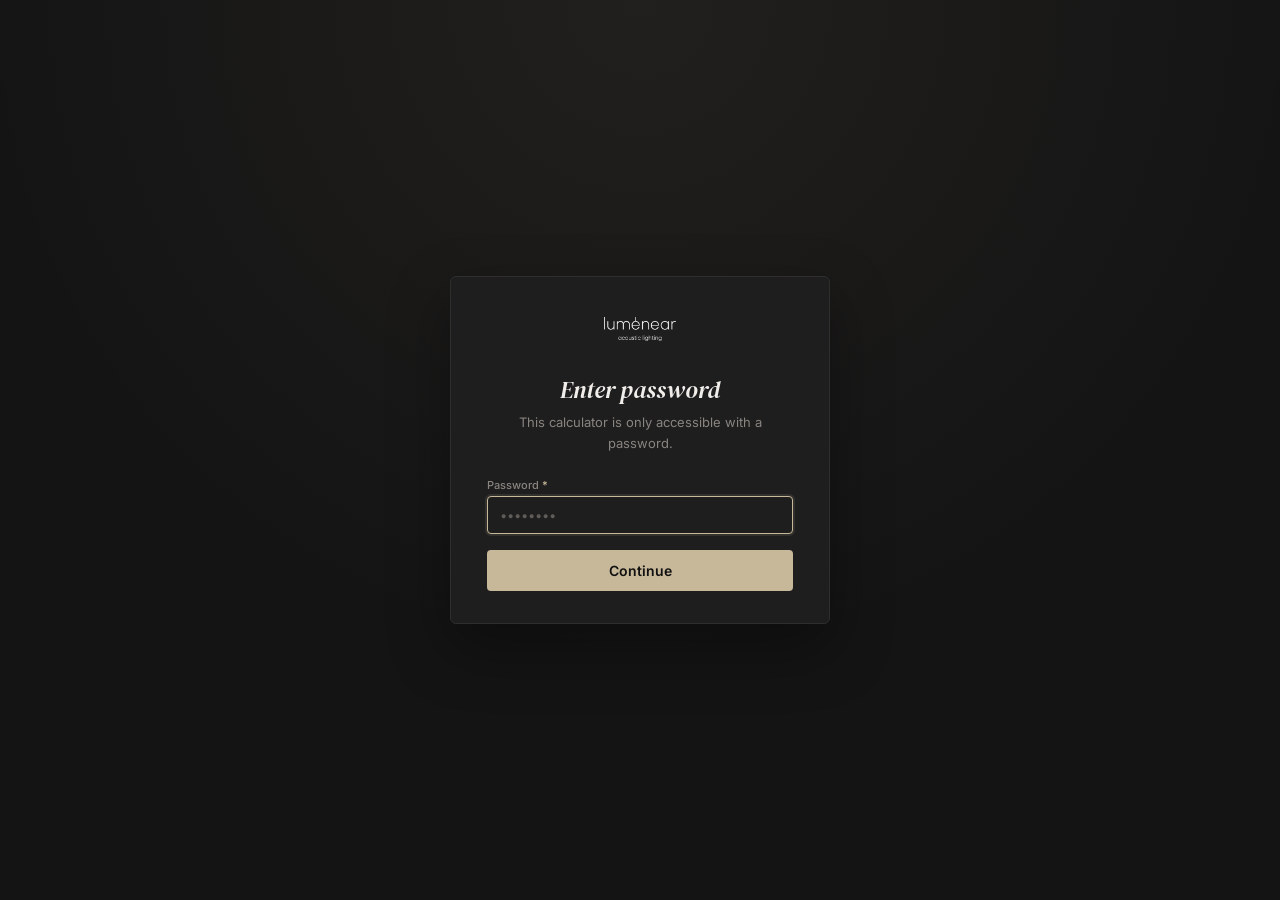
<file: app/index.html>
<!DOCTYPE html>
<html lang="en">
<head>
<meta charset="UTF-8">
<meta name="viewport" content="width=device-width, initial-scale=1.0">
<title>Lumenear — Acoustic Calculator</title>
<meta name="description" content="Calculate the RT60 reverberation time of a room and the acoustic effect of Lumenear fixtures. Includes a downloadable advisory report.">
<link rel="icon" href="data:image/svg+xml,%3Csvg xmlns='http://www.w3.org/2000/svg' viewBox='0 0 32 32'%3E%3Crect width='32' height='32' rx='7' fill='%23141414'/%3E%3Ccircle cx='16' cy='16' r='7' fill='none' stroke='%23C8B89A' stroke-width='2.5'/%3E%3Ccircle cx='16' cy='16' r='2' fill='%23C8B89A'/%3E%3C/svg%3E">
<meta property="og:type" content="website">
<meta property="og:title" content="Lumenear — Acoustic Calculator">
<meta property="og:description" content="See how Lumenear fixtures improve a room's reverberation time, with a shareable advisory report.">
<link rel="stylesheet" href="styles.css">
<link rel="stylesheet" href="result-styles.css">
<link rel="stylesheet" href="kit-styles.css">
<link rel="stylesheet" href="auth-styles.css">
<script src="vendor/react.production.min.js"></script>
<script src="vendor/react-dom.production.min.js"></script>
<script src="vendor/babel.min.js"></script>
<script src="vendor/jspdf.umd.min.js"></script>
<script src="data.js"></script>
<script src="product-specs.js"></script>
<script src="auth.js"></script>
<script src="report-pdf.js"></script>
</head>
<body>

<!-- Mobile gate — shown only on phones (pure CSS, renders before React) -->
<div id="mobile-gate">
  <div class="mg-inner">
    <img src="img/lumenear-logo.png" alt="Lumenear" class="mg-logo">
    <h1 class="mg-title">Best viewed on desktop</h1>
    <p class="mg-text">The acoustic calculator needs a larger screen to work properly. Please open <b>calculator.lumenear.com</b> on a desktop or tablet.</p>
  </div>
</div>

<!-- Hidden static form so Netlify detects and provisions the "quote" form -->
<form name="quote" data-netlify="true" netlify-honeypot="bot-field" hidden>
  <input type="text" name="name">
  <input type="email" name="email">
  <input type="text" name="company">
  <textarea name="message"></textarea>
  <input type="text" name="details">
  <input type="text" name="bot-field">
</form>

<div id="root"></div>
<script type="text/babel" src="kit-components.jsx"></script>
<script type="text/babel" src="ui-components.jsx"></script>
<script type="text/babel" src="auth-components.jsx"></script>
<script type="text/babel" src="quote-flow.jsx"></script>
<script type="text/babel" src="result-components.jsx"></script>
<script type="text/babel" src="calculator-app.jsx"></script>
</body>
</html>
</file>
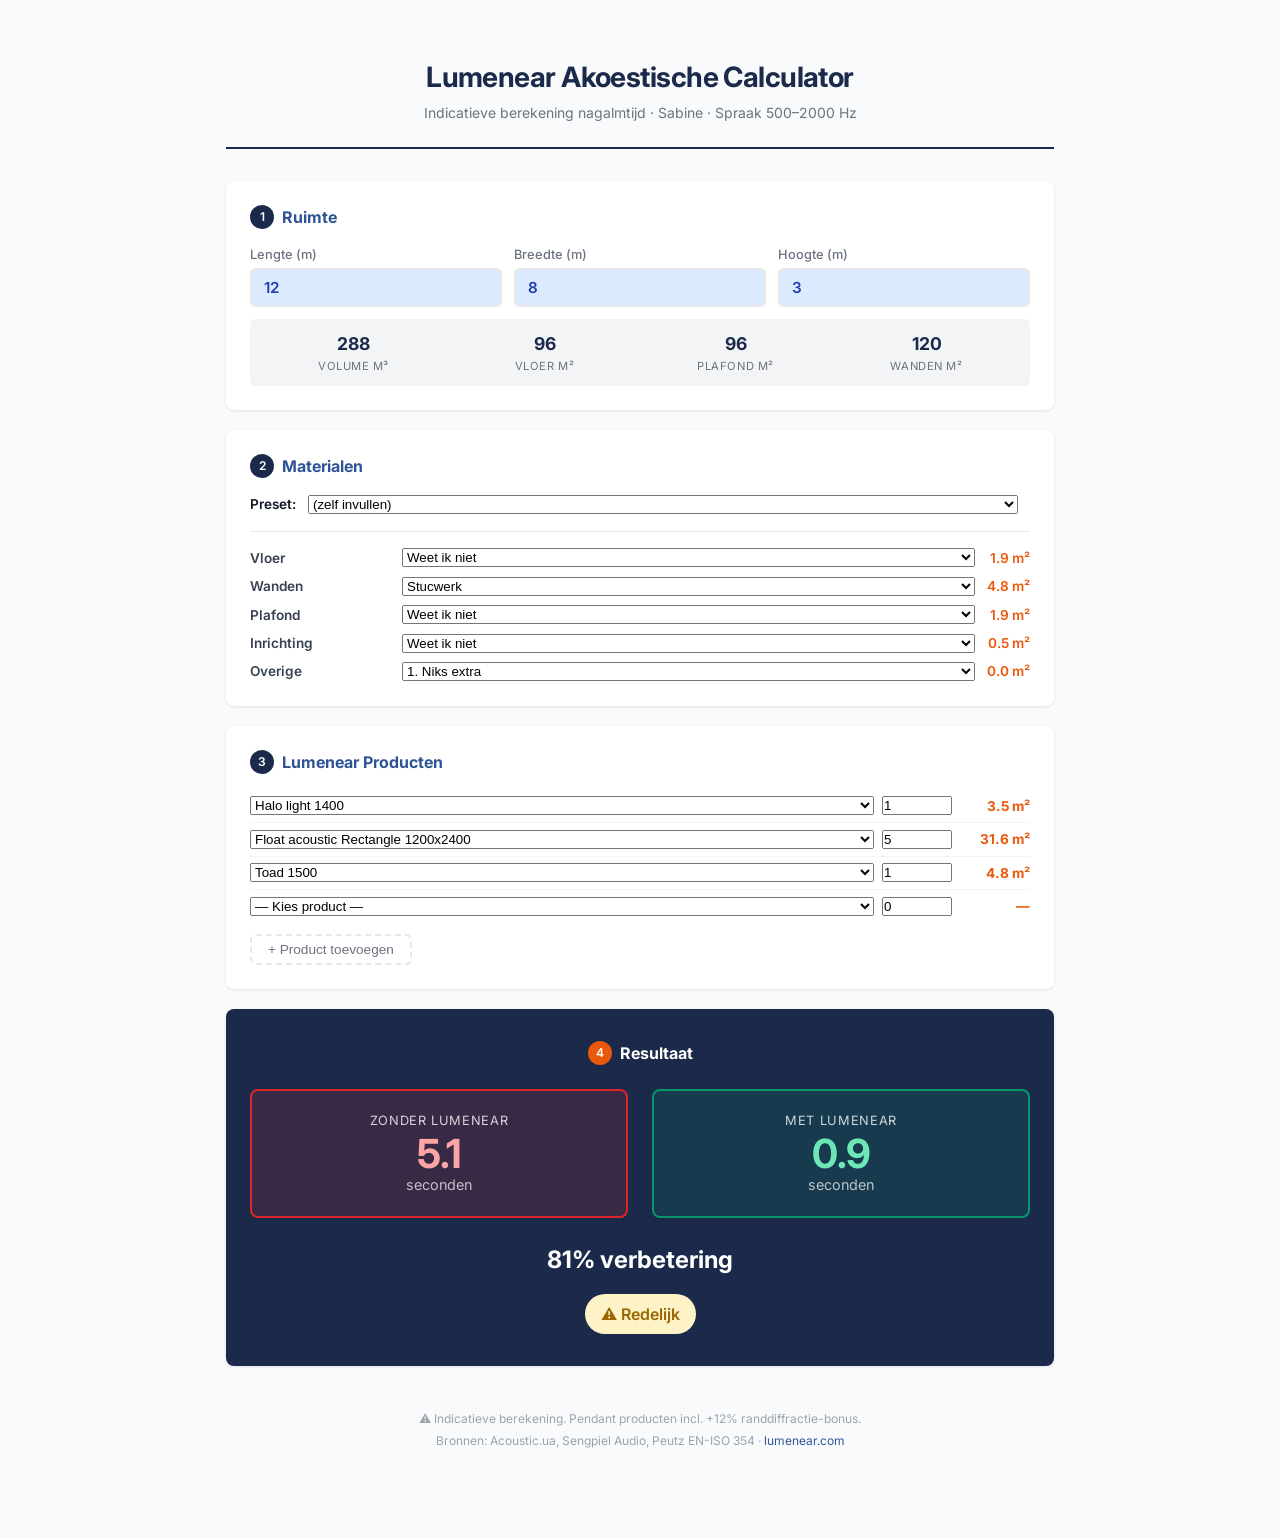
<file: lumenear-calculator/index.html>
<!DOCTYPE html>
<html lang="nl">
<head>
<meta charset="UTF-8">
<meta name="viewport" content="width=device-width, initial-scale=1.0">
<title>Lumenear Akoestische Calculator</title>
<meta name="description" content="Bereken de nagalmtijd van uw ruimte en ontdek het akoestische effect van Lumenear producten.">
<link rel="preconnect" href="https://fonts.googleapis.com">
<link href="https://fonts.googleapis.com/css2?family=Inter:wght@400;500;600;700&display=swap" rel="stylesheet">
<style>
*, *::before, *::after { box-sizing: border-box; margin: 0; padding: 0; }

:root {
  --dark: #1B2A4A;
  --med: #2F5496;
  --accent: #EA580C;
  --green: #059669;
  --green-dark: #166534;
  --green-light: #DCFCE7;
  --red: #DC2626;
  --red-light: #FEE2E2;
  --amber: #9A6700;
  --orange: #EA580C;
  --orange-light: #FFF7ED;
  --input-bg: #DBEAFE;
  --input-c: #1E40AF;
  --gray-50: #F9FAFB;
  --gray-100: #F3F4F6;
  --gray-200: #E5E7EB;
  --gray-400: #9CA3AF;
  --gray-500: #6B7280;
  --gray-700: #374151;
  --gray-900: #111827;
  --radius: 8px;
  --shadow: 0 1px 3px rgba(0,0,0,0.1);
  --shadow-lg: 0 4px 12px rgba(0,0,0,0.1);
}

body {
  font-family: 'Inter', -apple-system, sans-serif;
  background: var(--gray-50);
  color: var(--gray-900);
  line-height: 1.5;
  min-height: 100vh;
}

.container {
  max-width: 860px;
  margin: 0 auto;
  padding: 24px 16px 64px;
}

header {
  text-align: center;
  padding: 32px 0 24px;
  border-bottom: 2px solid var(--dark);
  margin-bottom: 32px;
}

header h1 {
  font-size: 1.75rem;
  font-weight: 700;
  color: var(--dark);
  letter-spacing: -0.02em;
}

header p {
  color: var(--gray-500);
  font-size: 0.875rem;
  margin-top: 4px;
}

.section {
  background: #fff;
  border-radius: var(--radius);
  box-shadow: var(--shadow);
  padding: 24px;
  margin-bottom: 20px;
}

.section-title {
  font-size: 1rem;
  font-weight: 700;
  color: var(--med);
  margin-bottom: 16px;
  display: flex;
  align-items: center;
  gap: 8px;
}

.section-title .num {
  background: var(--dark);
  color: #fff;
  width: 24px;
  height: 24px;
  border-radius: 50%;
  display: flex;
  align-items: center;
  justify-content: center;
  font-size: 0.75rem;
  font-weight: 600;
  flex-shrink: 0;
}

.grid-3 {
  display: grid;
  grid-template-columns: repeat(3, 1fr);
  gap: 12px;
}

.grid-2 {
  display: grid;
  grid-template-columns: 1fr 1fr;
  gap: 12px;
}

@media (max-width: 600px) {
  .grid-3 { grid-template-columns: 1fr; }
  .grid-2 { grid-template-columns: 1fr; }
}

.field label {
  display: block;
  font-size: 0.8rem;
  font-weight: 500;
  color: var(--gray-500);
  margin-bottom: 4px;
}

.field input, .field select {
  width: 100%;
  padding: 8px 12px;
  border: 2px solid var(--gray-200);
  border-radius: 6px;
  font-size: 0.95rem;
  font-family: inherit;
  transition: border-color 0.15s;
  background: #fff;
}

.field input:focus, .field select:focus {
  outline: none;
  border-color: var(--input-c);
  box-shadow: 0 0 0 3px rgba(30,64,175,0.1);
}

.field input[type="number"] {
  background: var(--input-bg);
  font-weight: 600;
  color: var(--input-c);
}

.computed-values {
  display: grid;
  grid-template-columns: repeat(4, 1fr);
  gap: 8px;
  margin-top: 12px;
  padding: 12px;
  background: var(--gray-100);
  border-radius: 6px;
}

@media (max-width: 600px) {
  .computed-values { grid-template-columns: repeat(2, 1fr); }
}

.computed-values .cv {
  text-align: center;
}

.computed-values .cv-val {
  font-size: 1.1rem;
  font-weight: 700;
  color: var(--dark);
}

.computed-values .cv-label {
  font-size: 0.7rem;
  color: var(--gray-500);
  text-transform: uppercase;
  letter-spacing: 0.05em;
}

.mat-grid {
  display: grid;
  grid-template-columns: 140px 1fr auto;
  gap: 8px 12px;
  align-items: center;
}

@media (max-width: 600px) {
  .mat-grid { grid-template-columns: 1fr; }
}

.mat-grid .mat-label {
  font-size: 0.85rem;
  font-weight: 600;
  color: var(--gray-700);
}

.mat-grid .mat-abs {
  font-size: 0.85rem;
  font-weight: 600;
  color: var(--accent);
  text-align: right;
  white-space: nowrap;
}

.preset-row {
  display: flex;
  gap: 12px;
  align-items: center;
  margin-bottom: 16px;
  padding-bottom: 16px;
  border-bottom: 1px solid var(--gray-200);
}

.preset-row select { flex: 1; }

.preset-norm {
  font-size: 0.85rem;
  font-weight: 600;
  color: var(--accent);
  white-space: nowrap;
}

.product-row {
  display: grid;
  grid-template-columns: 1fr 70px auto;
  gap: 8px;
  align-items: center;
  padding: 6px 0;
  border-bottom: 1px solid var(--gray-100);
}

@media (max-width: 600px) {
  .product-row { grid-template-columns: 1fr 60px auto; }
}

.product-row:last-child { border-bottom: none; }

.product-row .p-aeq {
  font-size: 0.85rem;
  font-weight: 700;
  color: var(--accent);
  text-align: right;
  min-width: 70px;
}

.result-box {
  background: var(--dark);
  border-radius: var(--radius);
  padding: 32px 24px;
  color: #fff;
  text-align: center;
}

.result-grid {
  display: grid;
  grid-template-columns: 1fr 1fr;
  gap: 24px;
  margin: 24px 0;
}

@media (max-width: 600px) {
  .result-grid { grid-template-columns: 1fr; }
}

.result-card {
  padding: 20px;
  border-radius: var(--radius);
  text-align: center;
}

.result-card.without {
  background: rgba(220,38,38,0.15);
  border: 2px solid var(--red);
}

.result-card.with {
  background: rgba(5,150,105,0.15);
  border: 2px solid var(--green);
}

.result-card .rc-label {
  font-size: 0.8rem;
  opacity: 0.8;
  text-transform: uppercase;
  letter-spacing: 0.05em;
  margin-bottom: 4px;
}

.result-card .rc-val {
  font-size: 2.5rem;
  font-weight: 700;
  line-height: 1;
}

.result-card.without .rc-val { color: #FCA5A5; }
.result-card.with .rc-val { color: #6EE7B7; }

.result-card .rc-unit {
  font-size: 0.9rem;
  opacity: 0.7;
}

.improvement {
  font-size: 1.5rem;
  font-weight: 700;
  margin: 16px 0 8px;
}

.rating {
  font-size: 1rem;
  font-weight: 600;
  padding: 8px 16px;
  border-radius: 20px;
  display: inline-block;
  margin-top: 8px;
}

.rating.excellent { background: var(--green-dark); color: #fff; }
.rating.good { background: var(--green); color: #fff; }
.rating.fair { background: #FEF3C7; color: var(--amber); }
.rating.moderate { background: var(--orange-light); color: var(--orange); }
.rating.poor { background: var(--red-light); color: var(--red); }
.rating.bad { background: var(--red); color: #fff; }

footer {
  text-align: center;
  padding: 24px;
  font-size: 0.75rem;
  color: var(--gray-400);
}

footer a { color: var(--med); text-decoration: none; }
</style>
</head>
<body>
<div class="container">
  <header>
    <h1>Lumenear Akoestische Calculator</h1>
    <p>Indicatieve berekening nagalmtijd &middot; Sabine &middot; Spraak 500–2000 Hz</p>
  </header>

  <!-- ① RUIMTE -->
  <div class="section">
    <div class="section-title"><span class="num">1</span> Ruimte</div>
    <div class="grid-3">
      <div class="field"><label>Lengte (m)</label><input type="number" id="length" value="12" step="0.1" min="1"></div>
      <div class="field"><label>Breedte (m)</label><input type="number" id="width" value="8" step="0.1" min="1"></div>
      <div class="field"><label>Hoogte (m)</label><input type="number" id="height" value="3" step="0.1" min="1"></div>
    </div>
    <div class="computed-values">
      <div class="cv"><div class="cv-val" id="cv-vol">288</div><div class="cv-label">Volume m³</div></div>
      <div class="cv"><div class="cv-val" id="cv-floor">96</div><div class="cv-label">Vloer m²</div></div>
      <div class="cv"><div class="cv-val" id="cv-ceil">96</div><div class="cv-label">Plafond m²</div></div>
      <div class="cv"><div class="cv-val" id="cv-wall">120</div><div class="cv-label">Wanden m²</div></div>
    </div>
  </div>

  <!-- ② MATERIALEN -->
  <div class="section">
    <div class="section-title"><span class="num">2</span> Materialen</div>
    <div class="preset-row">
      <label style="font-size:0.85rem;font-weight:600;white-space:nowrap">Preset:</label>
      <select id="preset"></select>
      <span class="preset-norm" id="preset-norm"></span>
    </div>
    <div class="mat-grid" id="mat-grid"></div>
  </div>

  <!-- ③ PRODUCTEN -->
  <div class="section">
    <div class="section-title"><span class="num">3</span> Lumenear Producten</div>
    <div id="product-rows"></div>
    <button onclick="addProductRow()" style="margin-top:12px;padding:6px 16px;border:2px dashed var(--gray-200);border-radius:6px;background:none;cursor:pointer;color:var(--gray-500);font-size:0.85rem">+ Product toevoegen</button>
  </div>

  <!-- ④ RESULTAAT -->
  <div class="section result-box" id="result-box">
    <div class="section-title" style="color:#fff;justify-content:center"><span class="num" style="background:var(--accent)">4</span> Resultaat</div>
    <div class="result-grid">
      <div class="result-card without">
        <div class="rc-label">Zonder Lumenear</div>
        <div class="rc-val" id="rt-without">—</div>
        <div class="rc-unit">seconden</div>
      </div>
      <div class="result-card with">
        <div class="rc-label">Met Lumenear</div>
        <div class="rc-val" id="rt-with">—</div>
        <div class="rc-unit">seconden</div>
      </div>
    </div>
    <div class="improvement" id="improvement"></div>
    <div class="rating" id="rating"></div>
  </div>

  <footer>
    <p>⚠ Indicatieve berekening. Pendant producten incl. +12% randdiffractie-bonus.</p>
    <p style="margin-top:4px">Bronnen: Acoustic.ua, Sengpiel Audio, Peutz EN-ISO 354 &middot; <a href="https://lumenear.com" target="_blank">lumenear.com</a></p>
  </footer>
</div>

<script>
// ══════════════════════════════════════════════════════
// MATERIAALDATA V4 — Brongebaseerd
// [name, speech_alpha] for factor-based, or [name, a125,a250,a500,a1k,a2k,a4k] for alpha-based
// ══════════════════════════════════════════════════════

const FLOORS = [
  {n:"Weet ik niet", s:0.02},
  {n:"Harde vloer (beton/tegels)", s:0.02},
  {n:"Linoleum / vinyl / PVC", s:0.04},
  {n:"Parquet / laminaat", s:0.06},
  {n:"Dun tapijt", s:0.37},
  {n:"Dik tapijt (+ ondervloer)", s:0.66},
];

const WALLS = [
  {n:"Beton / steen", s:0.02},
  {n:"Tegels / natuursteen", s:0.01},
  {n:"Stucwerk", s:0.04},
  {n:"Gipsplaat (standaard)", s:0.05},
  {n:"Gipsplaat + isolatie", s:0.07},
  {n:"Houten panelen", s:0.08},
  {n:"Gips + weinig glas (~25%)", s:0.05},
  {n:"Gips + veel glas (~50%)", s:0.05},
  {n:"Overwegend glas (~75%)", s:0.03},
  {n:"Glazen systeemwand", s:0.03},
  {n:"Zachte wandbekleding", s:0.30},
  {n:"Akoestische wandpanelen", s:0.45},
];

const CEILINGS = [
  {n:"Weet ik niet", s:0.02},
  {n:"Betonplafond", s:0.02},
  {n:"Gipsplafond (dicht)", s:0.05},
  {n:"Houten plafond", s:0.08},
  {n:"Metalen plafond (dicht)", s:0.06},
  {n:"Metalen plafond (geperforeerd)", s:0.48},
  {n:"Open plafond (installaties)", s:0.06},
  {n:"Systeemplafond (oud/dun)", s:0.42},
  {n:"Systeemplafond (standaard)", s:0.65},
  {n:"Systeemplafond (hoog absorberend)", s:0.92},
];

const FURNITURE = [
  {n:"Weet ik niet", f:0.005},
  {n:"Leeg / weinig meubels", f:0.005},
  {n:"Kantoor - bureaus+stoelen", f:0.08},
  {n:"Kantoor - volledig ingericht", f:0.10},
  {n:"Vergaderruimte", f:0.06},
  {n:"Restaurant / horeca", f:0.05},
  {n:"Lounge / gestoffeerd", f:0.12},
  {n:"Retail / winkel", f:0.03},
  {n:"Onderwijs / school", f:0.06},
  {n:"Zorg / medisch", f:0.04},
];

const OTHER = [
  {n:"1. Niks extra", f:0.00},
  {n:"2. Alleen planten", f:0.01},
  {n:"3. Dunne gordijnen", f:0.02},
  {n:"4. Losse tapijten", f:0.03},
  {n:"5. Raamdecoratie", f:0.04},
  {n:"6. Zware gordijnen", f:0.05},
  {n:"7. Bureauschermen", f:0.06},
  {n:"8. Gordijnen + tapijten", f:0.07},
  {n:"9. Schermen + gordijnen", f:0.09},
  {n:"10. Schermen + panelen", f:0.11},
  {n:"11. Roomdividers", f:0.14},
  {n:"12. Compleet pakket", f:0.18},
];

const PRESETS = [
  {n:"(zelf invullen)", fl:"", wa:"", pl:"", inr:"", ov:"", norm:0.8},
  {n:"Kantoor (open plan)", fl:"Linoleum / vinyl / PVC", wa:"Gipsplaat + isolatie", pl:"Systeemplafond (standaard)", inr:"Kantoor - bureaus+stoelen", ov:"7. Bureauschermen", norm:0.6},
  {n:"Kantoor (celkantoor)", fl:"Dun tapijt", wa:"Gipsplaat + isolatie", pl:"Systeemplafond (standaard)", inr:"Kantoor - bureaus+stoelen", ov:"2. Alleen planten", norm:0.8},
  {n:"Vergaderruimte", fl:"Dun tapijt", wa:"Gipsplaat + isolatie", pl:"Gipsplafond (dicht)", inr:"Vergaderruimte", ov:"4. Losse tapijten", norm:0.6},
  {n:"Restaurant / cafe", fl:"Harde vloer (beton/tegels)", wa:"Stucwerk", pl:"Open plafond (installaties)", inr:"Restaurant / horeca", ov:"1. Niks extra", norm:1.0},
  {n:"Lobby / receptie", fl:"Harde vloer (beton/tegels)", wa:"Overwegend glas (~75%)", pl:"Betonplafond", inr:"Lounge / gestoffeerd", ov:"2. Alleen planten", norm:1.0},
  {n:"Klaslokaal", fl:"Linoleum / vinyl / PVC", wa:"Gipsplaat (standaard)", pl:"Systeemplafond (oud/dun)", inr:"Onderwijs / school", ov:"1. Niks extra", norm:0.8},
  {n:"Zorginstelling", fl:"Linoleum / vinyl / PVC", wa:"Gipsplaat + isolatie", pl:"Systeemplafond (standaard)", inr:"Zorg / medisch", ov:"3. Dunne gordijnen", norm:0.8},
  {n:"Retail / winkel", fl:"Harde vloer (beton/tegels)", wa:"Glazen systeemwand", pl:"Open plafond (installaties)", inr:"Retail / winkel", ov:"1. Niks extra", norm:1.0},
];

// 89 Lumenear producten: [name, aeq_per_unit]
const PRODUCTS = [
  ["Nova light 1200",1.18],["Nova light 1800",2.17],["Nova light 2800",7.9],
  ["Nova acoustic 1200",1.18],["Nova acoustic 1800",2.17],["Nova acoustic 2800",7.9],
  ["Toad 750",1.09],["Toad 1000",1.79],["Toad 1500",4.85],["Toad Oval 1750",1.09],
  ["Float downlight 800",0.89],["Float downlight 1200",2],
  ["Float ringlight 800",0.89],["Float ringlight 1200",2],
  ["Float Oval downlight 1200",1.34],["Float Oval downlight 2000",2.78],
  ["Float Rectangle downlight 1200x1200",2.55],["Float Rectangle light 1200x2400",5.1],["Float Rectangle light 600x2400",2.55],
  ["Float acoustic round 800",1.08],["Float acoustic round 1200",2.4],
  ["Float acoustic Oval 1200",1.66],["Float acoustic Oval 2000",3.45],
  ["Float acoustic Rectangle 1200x1200",3.16],["Float acoustic Rectangle 1200x2400",6.32],["Float acoustic Rectangle 600x2400",3.16],
  ["Blaze 550",1.09],["Blaze 800",1.79],["Blaze 1200",4.85],
  ["Halo light 700",0.9],["Halo light 1000",1.81],["Halo light 1400",3.45],
  ["Halo acoustic 700",0.9],["Halo acoustic 1000",1.81],["Halo acoustic 1400",3.45],
  ["Line light 1290",0.43],["Line light 2520",0.84],["Line acoustic 1290",0.43],["Line acoustic 2520",0.84],
  ["Breeze 800",0.96],["Breeze 1000",1.89],
  ["Orbit 800",0.59],["Orbit 1200",1.29],
  ["Column light 1600",0.86],["Column light 2000",1.02],["Column Wall light 1600",0.77],
  ["Column acoustic 1600",0.86],["Column acoustic 2000",1.02],
  ["Wing light",0.75],
  ["Cloud light round 1200",1.39],["Cloud light oval 2400x1200",2.71],["Cloud light round XL 2400",5.95],
  ["Cloud acoustic round 1200",1.39],["Cloud acoustic oval 2400x1200",2.71],["Cloud acoustic round XL 2400",5.95],
  ["Cone 750",0.5],["Cone 1000",0.78],
  ["Sliced 800",0.47],
  ["Bold acoustic 1200x1200",2.85],
  ["Twist low",0.23],["Twist mid",0.23],["Twist high",0.23],
  ["Twist XL low",0.66],["Twist XL mid",0.66],["Twist XL high",0.66],
  ["Twist Floor light",2.71],
  ["Macaron light pendant 450",0.38],["Macaron light pendant 600",0.69],["Macaron light pendant 800",1.22],
  ["Macaron acoustic pendant 450",0.38],["Macaron acoustic pendant 600",0.69],["Macaron acoustic pendant 800",1.22],
  ["Macaron light wall 450",0.14],["Macaron light wall 600",0.25],["Macaron light wall 800",0.45],
  ["Macaron acoustic wall 450",0.14],["Macaron acoustic wall 600",0.25],["Macaron acoustic wall 800",0.45],
  ["Blooom standard",0.66],
  ["Edge acoustic",0.65],["Edge XL acoustic",1.45],
  ["JoJo 600",0.32],["JoJo 800",0.55],
  ["Drop standard",0.48],["Cage oval",0.6],["Podge standard",0.48],
  ["Spott standard",0.26],["Spott XL",0.63],
  ["Pyknic floor",2.78],
].sort((a,b) => a[0].localeCompare(b[0]));

// ══════════════════════════════════════════════════════
// CALCULATOR LOGIC
// ══════════════════════════════════════════════════════

const $ = id => document.getElementById(id);
let productCount = 4;

function dims() {
  const l = +$('length').value || 0, w = +$('width').value || 0, h = +$('height').value || 0;
  return { l, w, h, vol: l*w*h, floor: l*w, ceil: l*w, wall: 2*(l*h)+2*(w*h) };
}

function getSelectedSpeech(selectEl, dataset) {
  const v = selectEl.value;
  const item = dataset.find(d => d.n === v);
  return item ? (item.s !== undefined ? item.s : item.f) : 0;
}

function calculate() {
  const d = dims();
  $('cv-vol').textContent = d.vol.toFixed(0);
  $('cv-floor').textContent = d.floor.toFixed(0);
  $('cv-ceil').textContent = d.ceil.toFixed(0);
  $('cv-wall').textContent = d.wall.toFixed(0);

  // Material absorption
  const flSpeech = getSelectedSpeech($('sel-floor'), FLOORS);
  const waSpeech = getSelectedSpeech($('sel-walls'), WALLS);
  const plSpeech = getSelectedSpeech($('sel-ceil'), CEILINGS);
  const inFactor = getSelectedSpeech($('sel-furn'), FURNITURE);
  const ovFactor = getSelectedSpeech($('sel-other'), OTHER);

  const aFloor = flSpeech * d.floor;
  const aWall = waSpeech * d.wall;
  const aCeil = plSpeech * d.ceil;
  const aFurn = inFactor * d.floor;
  const aOther = ovFactor * d.floor;
  const aRoom = aFloor + aWall + aCeil + aFurn + aOther;

  // Display absorption values
  document.querySelectorAll('.mat-abs').forEach((el, i) => {
    el.textContent = [aFloor, aWall, aCeil, aFurn, aOther][i].toFixed(1) + ' m²';
  });

  // Product absorption
  let aLum = 0;
  document.querySelectorAll('.product-row').forEach(row => {
    const sel = row.querySelector('select');
    const qty = +(row.querySelector('input')?.value || 0);
    const prod = PRODUCTS.find(p => p[0] === sel?.value);
    const aeq = prod ? prod[1] * qty : 0;
    row.querySelector('.p-aeq').textContent = aeq > 0 ? aeq.toFixed(1) + ' m²' : '—';
    aLum += aeq;
  });

  // RT60
  const rtWithout = aRoom > 0 ? Math.min(0.161 * d.vol / aRoom, 6) : 0;
  const rtWith = (aRoom + aLum) > 0 ? Math.min(0.161 * d.vol / (aRoom + aLum), 6) : 0;

  $('rt-without').textContent = rtWithout > 0 ? rtWithout.toFixed(1) : '—';
  $('rt-with').textContent = rtWith > 0 ? rtWith.toFixed(1) : '—';

  // Improvement
  const impr = rtWithout > 0 ? (1 - rtWith / rtWithout) * 100 : 0;
  $('improvement').textContent = aLum > 0 ? Math.round(impr) + '% verbetering' : '';

  // Rating
  const preset = PRESETS.find(p => p.n === $('preset').value);
  const norm = preset ? preset.norm : 0.8;
  $('preset-norm').textContent = preset && preset.n !== '(zelf invullen)' ? norm + 's norm' : '';

  const rEl = $('rating');
  rEl.className = 'rating';
  if (rtWith <= 0 || aLum <= 0) {
    rEl.textContent = '';
  } else if (rtWith <= norm) {
    rEl.textContent = '⭐ Uitstekend'; rEl.classList.add('excellent');
  } else if (rtWith <= norm * 1.15) {
    rEl.textContent = '✔️ Prima'; rEl.classList.add('good');
  } else if (rtWith <= norm * 1.3) {
    rEl.textContent = '⚠️ Redelijk'; rEl.classList.add('fair');
  } else if (rtWith <= norm * 1.6) {
    rEl.textContent = '🟠 Matig'; rEl.classList.add('moderate');
  } else if (rtWith <= norm * 2) {
    rEl.textContent = '🔴 Onvoldoende'; rEl.classList.add('poor');
  } else {
    rEl.textContent = '🔴 Zeer slecht'; rEl.classList.add('bad');
  }
}

function buildDropdown(id, dataset, defaultVal) {
  const sel = document.createElement('select');
  sel.id = id;
  dataset.forEach(d => {
    const opt = document.createElement('option');
    opt.value = d.n; opt.textContent = d.n;
    if (d.n === defaultVal) opt.selected = true;
    sel.appendChild(opt);
  });
  sel.addEventListener('change', calculate);
  return sel;
}

function addProductRow(name, qty) {
  const row = document.createElement('div');
  row.className = 'product-row';
  const sel = document.createElement('select');
  sel.innerHTML = '<option value="">— Kies product —</option>' +
    PRODUCTS.map(p => `<option value="${p[0]}"${p[0]===name?' selected':''}>${p[0]}</option>`).join('');
  sel.addEventListener('change', calculate);
  const inp = document.createElement('input');
  inp.type = 'number'; inp.min = 0; inp.value = qty || 0; inp.placeholder = '#';
  inp.addEventListener('input', calculate);
  const aeq = document.createElement('div');
  aeq.className = 'p-aeq'; aeq.textContent = '—';
  row.appendChild(sel); row.appendChild(inp); row.appendChild(aeq);
  $('product-rows').appendChild(row);
}

function applyPreset() {
  const p = PRESETS.find(pr => pr.n === $('preset').value);
  if (!p || p.n === '(zelf invullen)') { calculate(); return; }
  if (p.fl) $('sel-floor').value = p.fl;
  if (p.wa) $('sel-walls').value = p.wa;
  if (p.pl) $('sel-ceil').value = p.pl;
  if (p.inr) $('sel-furn').value = p.inr;
  if (p.ov) $('sel-other').value = p.ov;
  calculate();
}

// ══════════════════════════════════════════════════════
// INIT
// ══════════════════════════════════════════════════════

function init() {
  // Preset dropdown
  const presetSel = $('preset');
  PRESETS.forEach(p => {
    const opt = document.createElement('option'); opt.value = p.n; opt.textContent = p.n;
    presetSel.appendChild(opt);
  });
  presetSel.addEventListener('change', applyPreset);

  // Material grid
  const mg = $('mat-grid');
  const mats = [
    {label:'Vloer', id:'sel-floor', data:FLOORS, def:'Weet ik niet'},
    {label:'Wanden', id:'sel-walls', data:WALLS, def:'Stucwerk'},
    {label:'Plafond', id:'sel-ceil', data:CEILINGS, def:'Weet ik niet'},
    {label:'Inrichting', id:'sel-furn', data:FURNITURE, def:'Weet ik niet'},
    {label:'Overige', id:'sel-other', data:OTHER, def:'1. Niks extra'},
  ];
  mats.forEach(m => {
    const lbl = document.createElement('div'); lbl.className='mat-label'; lbl.textContent=m.label;
    const sel = buildDropdown(m.id, m.data, m.def);
    const abs = document.createElement('div'); abs.className='mat-abs'; abs.textContent='—';
    mg.appendChild(lbl); mg.appendChild(sel); mg.appendChild(abs);
  });

  // Default products
  addProductRow('Halo light 1400', 1);
  addProductRow('Float acoustic Rectangle 1200x2400', 5);
  addProductRow('Toad 1500', 1);
  addProductRow('', 0);

  // Dimension listeners
  ['length','width','height'].forEach(id => $(id).addEventListener('input', calculate));

  calculate();
}

init();
</script>
</body>
</html>
</file>
<file: app/styles.css>
/* Lumenear Acoustic Calculator — Dark Theme */

@font-face {
  font-family: 'Inter';
  font-style: normal;
  font-weight: 100 900;
  font-display: swap;
  src: url('fonts/inter-var.woff2') format('woff2');
}

@font-face {
  font-family: 'DM Serif Display';
  font-style: normal;
  font-weight: 400;
  font-display: swap;
  src: url('fonts/dm-serif-display-regular.woff2') format('woff2');
}
@font-face {
  font-family: 'DM Serif Display';
  font-style: italic;
  font-weight: 400;
  font-display: swap;
  src: url('fonts/dm-serif-display-italic.woff2') format('woff2');
}
@font-face {
  font-family: 'DM Mono';
  font-style: normal;
  font-weight: 400;
  font-display: swap;
  src: url('fonts/dm-mono-regular.woff2') format('woff2');
}
@font-face {
  font-family: 'DM Mono';
  font-style: normal;
  font-weight: 500;
  font-display: swap;
  src: url('fonts/dm-mono-medium.woff2') format('woff2');
}

:root {
  --bg: #141414;
  --surface: #1E1E1E;
  --raised: #252525;
  --border: #2E2E2E;
  --border-hover: #3a3a3a;
  --text: #F0EDEA;
  --text-sec: #8A8480;
  --accent: #C8B89A;
  --accent-dim: #7A6E60;
  --ok: #6B8F71;
  --warn: #C8891A;
  --alert: #B85C38;
  --radius: 6px;
  --radius-sm: 4px;
  --font-ui: 'Inter', system-ui, -apple-system, sans-serif;
  --font-display: 'DM Serif Display', Georgia, serif;
  --font-mono: 'DM Mono', 'SF Mono', monospace;
  --ease: cubic-bezier(.4, 0, .2, 1);
}

*, *::before, *::after { margin: 0; padding: 0; box-sizing: border-box; }
html { height: 100%; }
body {
  font-family: var(--font-ui);
  background: var(--bg);
  color: var(--text);
  -webkit-font-smoothing: antialiased;
  -moz-osx-font-smoothing: grayscale;
  height: 100%;
  overflow: hidden;
}
#root { height: 100%; }

/* ── Typography ── */
.t-display { font-family: var(--font-display); font-weight: 400; }
.t-mono { font-family: var(--font-mono); font-weight: 400; }
.t-section-label {
  font-size: 11px; font-weight: 600; text-transform: uppercase;
  letter-spacing: 1.5px; color: var(--text-sec); margin-bottom: 8px;
}
.t-step-title { font-size: 28px; font-weight: 300; color: var(--text); line-height: 1.2; }
.t-step-subtitle { font-size: 15px; color: var(--text-sec); margin-top: 6px; }

/* ── App Shell ── */
.app-shell { display: flex; flex-direction: column; height: 100%; overflow: hidden; }

/* Header */
.app-header {
  background: #0C0C0C; padding: 0 28px; height: 54px; display: flex;
  align-items: center; justify-content: space-between; flex-shrink: 0;
  border-bottom: 1px solid var(--border);
}
.logo-mark { font-size: 16px; font-weight: 700; letter-spacing: -.5px; color: var(--text); }
.logo-sub {
  font-size: 10px; font-weight: 500; color: var(--text-sec);
  text-transform: uppercase; letter-spacing: 2px; margin-left: 12px;
}
.header-actions { display: flex; gap: 6px; }

/* Buttons */
.btn {
  padding: 8px 20px; border-radius: var(--radius-sm); font-size: 12px;
  font-weight: 600; cursor: pointer; border: none; font-family: var(--font-ui);
  transition: all .15s var(--ease); display: inline-flex; align-items: center; gap: 6px;
}
.btn:focus-visible { outline: 2px solid var(--accent); outline-offset: 2px; }
.btn-primary { background: var(--accent); color: #111; }
.btn-primary:hover { background: #d4c4a6; }
.btn-primary:disabled { opacity: .4; cursor: default; pointer-events: none; }
.btn-ghost { background: transparent; color: var(--text-sec); border: 1px solid var(--border); }
.btn-ghost:hover { background: var(--raised); color: var(--text); border-color: var(--border-hover); }
.btn-sm { padding: 6px 14px; font-size: 11px; }
.btn-lg { padding: 12px 32px; font-size: 14px; }

/* Progress indicator */
.progress-bar {
  display: flex; align-items: center; gap: 4px; padding: 14px 28px;
  background: var(--surface); border-bottom: 1px solid var(--border); flex-shrink: 0;
}
.progress-step {
  display: flex; align-items: center; gap: 8px; padding: 6px 12px;
  border-radius: 20px; font-size: 11px; font-weight: 500;
  color: var(--text-sec); cursor: pointer; transition: all .15s var(--ease);
  white-space: nowrap;
}
.progress-step.active { background: var(--raised); color: var(--accent); }
.progress-step.done { color: var(--ok); }
.progress-step .step-num {
  width: 22px; height: 22px; border-radius: 11px; display: flex;
  align-items: center; justify-content: center; font-size: 10px;
  font-weight: 700; background: var(--border); color: var(--text-sec);
  flex-shrink: 0; transition: all .15s var(--ease);
}
.progress-step.active .step-num { background: var(--accent); color: #111; }
.progress-step.done .step-num { background: var(--ok); color: #fff; }
.progress-connector { flex: 0 0 20px; height: 1px; background: var(--border); }

/* Step container */
.step-container {
  flex: 1; overflow-y: auto; overflow-x: hidden;
  scrollbar-width: thin; scrollbar-color: var(--border) transparent;
}
.step-content {
  max-width: 760px; margin: 0 auto; padding: 40px 32px;
}

/* Split layout for Step 2 */
.split-layout {
  flex: 1; display: grid; grid-template-columns: 1fr 320px;
  overflow: hidden; min-height: 0;
}
.split-main { overflow-y: auto; padding: 24px 28px; }
.split-sidebar {
  background: var(--surface); border-left: 1px solid var(--border);
  overflow-y: auto; padding: 20px;
}

/* ── Inputs ── */
.field { margin-bottom: 12px; }
.field-label {
  display: block; font-size: 11px; font-weight: 500;
  color: var(--text-sec); margin-bottom: 4px;
}
.field-input, .field-select {
  width: 100%; padding: 10px 12px; background: var(--surface);
  border: 1px solid var(--border); border-radius: var(--radius-sm);
  color: var(--text); font-size: 13px; font-family: var(--font-ui);
  transition: border-color .15s var(--ease);
}
.field-select { appearance: none; background-image: url("data:image/svg+xml,%3Csvg xmlns='http://www.w3.org/2000/svg' width='12' height='8' viewBox='0 0 12 8'%3E%3Cpath d='M1 1l5 5 5-5' stroke='%238A8480' stroke-width='1.5' fill='none' stroke-linecap='round'/%3E%3C/svg%3E"); background-repeat: no-repeat; background-position: right 12px center; padding-right: 32px; cursor: pointer; }
.field-input:focus, .field-select:focus {
  outline: none; border-color: var(--accent);
  box-shadow: 0 0 0 2px rgba(200, 184, 154, .12);
}
.field-input::placeholder { color: var(--text-sec); opacity: .6; }
input[type="number"]::-webkit-outer-spin-button,
input[type="number"]::-webkit-inner-spin-button { -webkit-appearance: none; }
input[type="number"] { -moz-appearance: textfield; }

/* α hint below selects */
.alpha-hint { font-size: 10px; color: var(--text-sec); margin-top: 3px; font-family: var(--font-mono); }

/* Preset cards */
.preset-grid { display: grid; grid-template-columns: repeat(4, 1fr); gap: 8px; margin-bottom: 20px; }
.preset-card {
  background: var(--surface); border: 1px solid var(--border);
  border-radius: var(--radius); padding: 14px 10px; text-align: center;
  font-size: 12px; color: var(--text-sec); cursor: pointer;
  transition: all .15s var(--ease); font-weight: 500;
}
.preset-card:hover { border-color: var(--border-hover); background: var(--raised); color: var(--text); }
.preset-card.active { border-color: var(--accent); color: var(--accent); background: rgba(200,184,154,.06); }

/* Dimension grid */
.dim-grid { display: grid; grid-template-columns: 1fr 1fr 1fr; gap: 10px; }

/* Checkboxes */
.checkbox-row {
  display: flex; align-items: center; gap: 8px; padding: 6px 0;
  font-size: 12px; color: var(--text-sec); cursor: pointer;
}
.checkbox-row input { accent-color: var(--accent); cursor: pointer; }
.checkbox-row:hover { color: var(--text); }

/* ── Product cards ── */
.product-grid { display: grid; grid-template-columns: 1fr 1fr; gap: 10px; }
.product-card {
  background: var(--surface); border: 1px solid var(--border);
  border-radius: var(--radius); padding: 12px; display: flex; gap: 12px;
  transition: all .15s var(--ease); cursor: default;
}
.product-card:hover { border-color: var(--border-hover); background: var(--raised); }
.product-card.selected { border-color: var(--accent); background: rgba(200,184,154,.04); }
.product-card.selected:hover { background: rgba(200,184,154,.07); }
.product-thumb {
  width: 52px; height: 52px; background: var(--raised); border-radius: var(--radius-sm);
  flex-shrink: 0; overflow: hidden; display: flex; align-items: center; justify-content: center;
  font-size: 8px; color: var(--text-sec); text-transform: uppercase; letter-spacing: .5px;
}
.product-thumb img { width: 100%; height: 100%; object-fit: contain; display: block; }
.product-info { flex: 1; min-width: 0; display: flex; flex-direction: column; gap: 4px; }
.product-name {
  font-size: 12px; font-weight: 600; color: var(--text); line-height: 1.3;
  white-space: nowrap; overflow: hidden; text-overflow: ellipsis;
}
.product-specs { display: flex; gap: 10px; font-size: 10px; color: var(--text-sec); }
.product-aeq { color: var(--accent); font-weight: 600; font-family: var(--font-mono); }
.product-family {
  font-size: 8px; font-weight: 700; text-transform: uppercase; letter-spacing: .5px;
  color: var(--text-sec); background: var(--raised); padding: 2px 6px;
  border-radius: 3px; flex-shrink: 0;
}

/* Quantity stepper */
.qty-stepper { display: flex; align-items: center; margin-top: auto; }
.qty-btn {
  width: 28px; height: 26px; border: 1px solid var(--border); background: var(--surface);
  color: var(--text-sec); font-size: 14px; cursor: pointer; display: flex;
  align-items: center; justify-content: center; transition: all .1s var(--ease);
  font-family: var(--font-ui);
}
.qty-btn:first-child { border-radius: var(--radius-sm) 0 0 var(--radius-sm); }
.qty-btn:last-child { border-radius: 0 var(--radius-sm) var(--radius-sm) 0; }
.qty-btn:hover { background: var(--raised); color: var(--text); }
.qty-btn.plus { border-color: var(--accent-dim); color: var(--accent); }
.qty-btn.plus:hover { background: rgba(200,184,154,.1); }
.qty-input {
  width: 36px; height: 26px; border: 1px solid var(--border); border-left: 0; border-right: 0;
  background: var(--surface); text-align: center; font-size: 12px; font-weight: 700;
  color: var(--text); font-family: var(--font-mono);
}
.qty-input:focus { outline: none; box-shadow: inset 0 0 0 2px rgba(200,184,154,.2); }

/* Filter tabs */
.filter-tabs { display: flex; gap: 4px; flex-wrap: wrap; margin-bottom: 16px; }
.filter-tab {
  padding: 5px 12px; border-radius: 16px; font-size: 11px; font-weight: 600;
  cursor: pointer; border: 1px solid var(--border); background: transparent;
  color: var(--text-sec); transition: all .12s var(--ease); font-family: var(--font-ui);
}
.filter-tab:hover { border-color: var(--accent-dim); color: var(--accent); }
.filter-tab.active { background: var(--accent); color: #111; border-color: var(--accent); }

/* Filter panel (Step 3 — family + light specs), collapsed by default */
.filter-panel {
  background: var(--surface); border: 1px solid rgba(200,184,154,.35);
  border-radius: var(--radius); padding: 4px 14px; margin-bottom: 16px;
  transition: border-color .15s var(--ease);
}
.filter-panel:has(.filter-panel-toggle:hover) { border-color: var(--accent); }
.filter-panel-head { display: flex; justify-content: space-between; align-items: center; }
.filter-panel-toggle {
  display: flex; align-items: center; gap: 9px; background: none; border: none;
  padding: 12px 0; margin: 0; cursor: pointer; color: var(--accent); font-family: var(--font-ui);
  flex: 1;
}
.filter-funnel-icon { color: var(--accent); flex-shrink: 0; }
.filter-panel-label {
  font-size: 13px; font-weight: 700; text-transform: uppercase;
  letter-spacing: 1.2px; color: var(--accent);
}
.filter-panel-toggle:hover .filter-panel-label,
.filter-panel-toggle:hover .filter-funnel-icon,
.filter-panel-toggle:hover .filter-chevron { color: var(--text); }
.filter-chevron { color: var(--accent); transition: transform .2s var(--ease); flex-shrink: 0; margin-left: auto; }
.filter-chevron.open { transform: rotate(90deg); }
.filter-count-badge {
  background: var(--accent); color: #111; font-size: 10px; font-weight: 700;
  border-radius: 10px; min-width: 16px; height: 16px; padding: 0 5px;
  display: inline-flex; align-items: center; justify-content: center;
  font-family: var(--font-mono); line-height: 1;
}
.filter-panel-body {
  max-height: 0; overflow: hidden;
  transition: max-height .28s var(--ease);
}
.filter-panel-body.open { max-height: 800px; }
.filter-panel-body-inner { padding-top: 16px; padding-bottom: 10px; }
.filter-row { margin-bottom: 14px; }
.filter-row:last-child { margin-bottom: 0; }
.filter-row-label {
  display: flex; justify-content: space-between; align-items: baseline;
  font-size: 11px; color: var(--text-sec); margin-bottom: 8px;
}
.filter-row-value { font-family: var(--font-mono); color: var(--accent); font-weight: 600; }
.filter-reset-btn {
  background: none; border: none; color: var(--text-sec); cursor: pointer;
  font-size: 10px; padding: 0; font-family: var(--font-ui);
}
.filter-reset-btn:hover { color: var(--accent); }

/* Dual-thumb range slider: two overlaid <input type=range>, one visible track */
.range-slider { position: relative; height: 20px; display: flex; align-items: center; }
.range-slider-track {
  position: absolute; left: 0; right: 0; height: 3px;
  background: var(--border); border-radius: 2px;
}
.range-slider-fill {
  position: absolute; height: 3px; background: var(--accent); border-radius: 2px;
}
.range-slider-input {
  position: absolute; left: 0; right: 0; width: 100%; margin: 0;
  background: transparent; -webkit-appearance: none; appearance: none;
  pointer-events: none; height: 20px;
}
.range-slider-input:focus { outline: none; z-index: 3; }
.range-slider-input::-webkit-slider-runnable-track { background: transparent; }
.range-slider-input::-webkit-slider-thumb {
  -webkit-appearance: none; pointer-events: auto; cursor: pointer;
  width: 14px; height: 14px; border-radius: 50%;
  background: var(--accent); border: 2px solid #111; margin-top: -5.5px;
  box-shadow: 0 1px 3px rgba(0,0,0,.4);
}
.range-slider-input::-moz-range-track { background: transparent; border: none; }
.range-slider-input::-moz-range-thumb {
  pointer-events: auto; cursor: pointer; width: 14px; height: 14px;
  border-radius: 50%; background: var(--accent); border: 2px solid #111;
  box-shadow: 0 1px 3px rgba(0,0,0,.4);
}

/* ── RT60 Meter (sticky footer) ── */
.rt60-meter {
  background: #0C0C0C; border-top: 1px solid var(--border);
  padding: 10px 28px 14px; flex-shrink: 0;
  transition: opacity .3s var(--ease), transform .3s var(--ease);
}
.rt60-meter.hidden { opacity: 0; transform: translateY(100%); pointer-events: none; height: 0; padding: 0; overflow: hidden; }
.meter-header { display: flex; justify-content: space-between; align-items: center; margin-bottom: 8px; }
.meter-label { font-size: 9px; font-weight: 600; text-transform: uppercase; letter-spacing: 1.5px; color: var(--text-sec); }
.meter-values { display: flex; gap: 20px; font-size: 12px; }
.meter-track {
  position: relative; height: 6px; background: var(--surface);
  border-radius: 3px; overflow: visible;
}
.meter-zone {
  position: absolute; height: 100%; border-radius: 3px;
  background: var(--ok); opacity: .15;
}
.meter-marker {
  position: absolute; top: -3px; width: 4px; height: 12px;
  border-radius: 2px; transition: left .5s cubic-bezier(.4, 0, .2, 1);
}
.meter-scale {
  display: flex; justify-content: space-between;
  margin-top: 6px; font-size: 8px; color: var(--text-sec);
}

/* ── Result cards ── */
.result-hero {
  display: flex; gap: 40px; align-items: center; justify-content: center;
  padding: 32px 0; margin-bottom: 24px;
}
.result-number { text-align: center; }
.result-number .label {
  font-size: 9px; text-transform: uppercase; letter-spacing: 1.5px;
  color: var(--text-sec); font-weight: 600; margin-bottom: 6px;
}
.result-number .value {
  font-family: var(--font-display); font-size: 72px; line-height: 1;
  transition: color .3s var(--ease);
}
.rt-before { color: #94a3b8; }
.rt-after { color: var(--accent); }
.result-number .unit { font-size: 11px; color: var(--text-sec); margin-top: 4px; }
.result-arrow { font-size: 28px; color: var(--accent); opacity: .6; }
.result-badge {
  text-align: center; padding: 12px 20px; border-radius: 24px;
  background: rgba(107, 143, 113, .12);
}
.result-badge .pct { font-size: 28px; font-weight: 700; color: var(--ok); }
.result-badge .pct-label { font-size: 9px; color: var(--ok); margin-top: 2px; }

/* Advice box */
.advice-box {
  border-radius: var(--radius); padding: 16px 20px;
  font-size: 13px; line-height: 1.7;
}
.advice-box.ok {
  background: rgba(107, 143, 113, .08); border: 1px solid rgba(107, 143, 113, .25);
}
.advice-box.warn {
  background: rgba(200, 137, 26, .08); border: 1px solid rgba(200, 137, 26, .25);
}
.advice-box.bad {
  background: rgba(184, 92, 56, .08); border: 1px solid rgba(184, 92, 56, .25);
}

/* Summary table */
.summary-table { width: 100%; border-collapse: collapse; font-size: 12px; }
.summary-table td { padding: 8px 10px; border-bottom: 1px solid var(--border); }
.summary-table .row-label { color: var(--text-sec); width: 50%; }
.summary-table .row-value { text-align: right; font-family: var(--font-mono); }
.summary-table .row-total td {
  font-weight: 700; color: var(--accent);
  border-top: 2px solid var(--accent); border-bottom: none;
}

/* ── Animated number ── */
.animated-value { display: inline-block; }
.animated-value.bump { animation: numBump .4s var(--ease); }
@keyframes numBump {
  0% { transform: scale(1); }
  30% { transform: scale(1.06); }
  100% { transform: scale(1); }
}

/* Smooth volume info */
.volume-info {
  font-size: 12px; color: var(--text-sec); margin-top: 8px;
  line-height: 1.6; padding: 10px 12px; background: var(--surface);
  border-radius: var(--radius-sm); border: 1px solid var(--border);
}
.volume-info .vol-number {
  font-family: var(--font-mono); font-weight: 500; color: var(--text);
}

/* ── Footer nav — sticky within scrollable step-container ── */
.step-nav {
  display: flex; justify-content: space-between; align-items: center;
  margin-top: 32px; padding: 16px 0 20px;
  position: sticky; bottom: 0; z-index: 10;
  background: transparent;
}
/* Result step variant: solid bg so download/quote bar is always readable */
.step-nav.step-nav-solid {
  background: var(--bg);
  border-top: 1px solid var(--border);
  padding: 16px 0 24px;
}

/* Sidebar sticky action bar */
.sidebar-actions {
  position: sticky; bottom: 0; background: var(--surface);
  padding-top: 12px; margin-top: 16px; z-index: 10;
  border-top: 1px solid var(--border);
}

/* ── Reduced motion ── */
@media (prefers-reduced-motion: reduce) {
  *, *::before, *::after { animation-duration: 0s !important; transition-duration: 0s !important; }
}

/* @media print is handled entirely by result-styles.css */

/* ── Mobile gate — block phones, prompt desktop/tablet ── */
#mobile-gate { display: none; }
.mg-inner { max-width: 340px; }
.mg-logo { height: 30px; object-fit: contain; filter: invert(1); opacity: .95; margin-bottom: 28px; }
.mg-title { font-family: var(--font-display); font-weight: 400; font-size: 26px; line-height: 1.2; margin-bottom: 12px; }
.mg-text { font-size: 14px; color: var(--text-sec); line-height: 1.6; }
.mg-text b { color: var(--accent); font-weight: 600; }
@media screen and (max-width: 767px), screen and (max-height: 430px) and (orientation: landscape) {
  #mobile-gate {
    display: flex; position: fixed; inset: 0; z-index: 9999;
    align-items: center; justify-content: center;
    padding: 32px; text-align: center; background: var(--bg);
  }
  #root { display: none !important; }
  body { overflow: auto; }
}
</file>
<file: app/result-styles.css>
/* Lumenear Acoustic Calculator — UPGRADE: Result + Meter V2 + Print Styles
   Add this CSS to the project (link AFTER styles.css) */

/* ═══════════════════════════════════════════
   ABSORPTION DONUT
   ═══════════════════════════════════════════ */
.donut-wrap {
  background: var(--surface);
  border: 1px solid var(--border);
  border-radius: var(--radius);
  padding: 16px 20px;
  margin-bottom: 20px;
}
.donut-layout {
  display: flex;
  align-items: center;
  gap: 28px;
}
.donut-svg {
  width: 180px;
  height: 180px;
  flex-shrink: 0;
}
.donut-legend {
  flex: 1;
  display: flex;
  flex-direction: column;
  gap: 5px;
}
.legend-row {
  display: grid;
  grid-template-columns: 10px 1fr auto auto;
  gap: 8px;
  align-items: center;
  font-size: 12px;
  padding: 4px 0;
  border-bottom: 1px solid var(--border);
}
.legend-row:last-child { border-bottom: none; }
.legend-highlight {
  background: rgba(200, 184, 154, .06);
  border-radius: 4px;
  padding: 6px 8px 6px 0;
  margin: -2px -8px -2px 0;
}
.legend-highlight .legend-name { font-weight: 700; color: var(--accent); }
.legend-dot {
  width: 10px;
  height: 10px;
  border-radius: 3px;
  flex-shrink: 0;
}
.legend-name { color: var(--text-sec); }
.legend-val {
  font-family: var(--font-mono);
  font-size: 11px;
  color: var(--text);
  font-weight: 500;
  text-align: right;
}
.legend-pct {
  font-family: var(--font-mono);
  font-size: 10px;
  color: var(--text-sec);
  text-align: right;
  min-width: 28px;
}

/* ═══════════════════════════════════════════
   METRIC CARDS
   ═══════════════════════════════════════════ */
.metric-cards {
  display: grid;
  grid-template-columns: repeat(4, 1fr);
  gap: 10px;
  margin-bottom: 24px;
}
.metric-card {
  background: var(--surface);
  border: 1px solid var(--border);
  border-radius: var(--radius);
  padding: 14px 12px;
  text-align: center;
}
.metric-value {
  font-family: var(--font-display);
  font-size: 28px;
  font-weight: 400;
  line-height: 1.1;
  margin-bottom: 4px;
}
.metric-unit {
  font-family: var(--font-mono);
  font-size: 13px;
  opacity: .7;
  margin-left: 2px;
}
.metric-label {
  font-size: 10px;
  font-weight: 500;
  color: var(--text-sec);
  text-transform: uppercase;
  letter-spacing: 0.5px;
}

/* ═══════════════════════════════════════════
   COMPARISON CHART
   ═══════════════════════════════════════════ */
.comp-chart-wrap {
  background: var(--surface);
  border: 1px solid var(--border);
  border-radius: var(--radius);
  padding: 16px 20px;
  margin-bottom: 20px;
}
.comp-chart { position: relative; }
.comp-row {
  display: flex;
  align-items: center;
  gap: 12px;
  margin-bottom: 10px;
}
.comp-label {
  width: 120px;
  flex-shrink: 0;
  font-size: 11px;
  color: var(--text-sec);
  text-align: right;
}
.comp-track {
  flex: 1;
  position: relative;
  height: 28px;
  background: var(--bg);
  border-radius: 4px;
  overflow: hidden;
}
.comp-bar {
  position: absolute;
  top: 0; left: 0;
  height: 100%;
  border-radius: 4px;
  min-width: 3px;
}
.comp-zone-bg {
  position: absolute;
  top: 0;
  height: 100%;
  background: rgba(107, 143, 113, .08);
  border-left: 1px solid rgba(107, 143, 113, .2);
  border-right: 1px solid rgba(107, 143, 113, .2);
  pointer-events: none;
}
.comp-target-line {
  position: absolute;
  top: 0;
  width: 2px;
  height: 100%;
  background: var(--ok);
  opacity: .6;
}
.comp-target-row .comp-track { height: 20px; background: transparent; }
.comp-value {
  width: 50px;
  flex-shrink: 0;
  font-size: 13px;
  font-weight: 700;
  font-family: var(--font-mono);
  text-align: right;
}
.comp-scale-row { margin-bottom: 0; margin-top: -4px; }
.comp-scale-track {
  height: 16px !important;
  background: transparent !important;
  overflow: visible !important;
}
.comp-tick {
  position: absolute;
  top: 0;
  font-size: 8px;
  color: var(--text-sec);
  font-family: var(--font-mono);
  transform: translateX(-50%);
}
.comp-zone-legend {
  display: flex;
  align-items: center;
  gap: 6px;
  font-size: 10px;
  color: var(--ok);
  margin-top: 8px;
}
.comp-zone-dot {
  width: 12px;
  height: 4px;
  background: var(--ok);
  border-radius: 2px;
  opacity: .4;
}

/* ═══════════════════════════════════════════
   RT60 METER V2 — bigger, with sound waves
   ═══════════════════════════════════════════ */
.rt60-meter-v2 {
  background: #0a0a0a;
  border-top: 1px solid var(--border);
  padding: 12px 28px 16px;
  flex-shrink: 0;
  display: flex;
  align-items: center;
  gap: 20px;
  transition: opacity .3s ease, transform .3s ease;
}
.rt60-meter-v2.meter-hidden {
  opacity: 0;
  transform: translateY(100%);
  pointer-events: none;
  height: 0;
  padding: 0;
  overflow: hidden;
}

/* Sound wave animation */
.meter-v2-wave { flex-shrink: 0; }
@keyframes meterWave {
  0%   { r: 4; opacity: .5; stroke-width: 1.2; }
  100% { r: 16; opacity: 0; stroke-width: .3; }
}

.meter-v2-data { flex: 1; min-width: 0; }

.meter-v2-vals {
  display: flex;
  align-items: center;
  gap: 16px;
  margin-bottom: 8px;
  flex-wrap: wrap;
}
.mv2-item { display: flex; align-items: center; gap: 6px; }
.mv2-label {
  font-size: 9px;
  font-weight: 600;
  text-transform: uppercase;
  letter-spacing: 1px;
  color: var(--text-sec);
}
.mv2-num {
  font-size: 14px;
  font-family: var(--font-mono);
  font-weight: 700;
}
.mv2-arrow {
  font-size: 14px;
  color: var(--accent);
  opacity: .5;
}
.mv2-badge {
  font-size: 12px;
  font-weight: 700;
  color: var(--ok);
  background: rgba(107, 143, 113, .12);
  padding: 3px 10px;
  border-radius: 12px;
  margin-left: auto;
}

/* Track */
.meter-v2-track {
  position: relative;
  height: 14px;
  background: var(--surface);
  border-radius: 7px;
  overflow: visible;
}
.mv2-zone {
  position: absolute;
  top: 0;
  height: 100%;
  border-radius: 7px;
}
.mv2-green { background: rgba(107, 143, 113, .18); }
.mv2-orange { background: rgba(200, 137, 26, .1); }
.mv2-red { background: rgba(184, 92, 56, .08); border-radius: 0 7px 7px 0; }

.mv2-target-tick {
  position: absolute;
  top: -3px;
  width: 2px;
  height: 20px;
  background: var(--ok);
  opacity: .4;
  border-radius: 1px;
  transition: left .5s cubic-bezier(.4, 0, .2, 1);
}

.mv2-marker {
  position: absolute;
  top: -5px;
  width: 6px;
  height: 24px;
  border-radius: 3px;
  transition: left .5s cubic-bezier(.4, 0, .2, 1);
  z-index: 2;
}
.mv2-marker-before { background: #94a3b8; }
.mv2-marker-after { background: #C8B89A; }

.mv2-marker-label {
  position: absolute;
  top: -16px;
  left: 50%;
  transform: translateX(-50%);
  font-size: 8px;
  font-family: var(--font-mono);
  font-weight: 600;
  color: inherit;
  white-space: nowrap;
}
.mv2-marker-before .mv2-marker-label { color: #94a3b8; }
.mv2-marker-after .mv2-marker-label { color: #C8B89A; }

/* Scale */
.meter-v2-scale {
  display: flex;
  justify-content: space-between;
  margin-top: 6px;
  font-size: 8px;
  color: var(--text-sec);
  font-family: var(--font-mono);
}


/* ═══════════════════════════════════════════
   UPGRADED RESULT HERO — refined spacing
   ═══════════════════════════════════════════ */
.result-hero-v2 {
  display: flex;
  gap: 32px;
  align-items: center;
  justify-content: center;
  padding: 28px 0 24px;
  margin-bottom: 8px;
  border-bottom: 1px solid var(--border);
}
.rh2-number { text-align: center; }
.rh2-number .rh2-label {
  font-size: 9px;
  text-transform: uppercase;
  letter-spacing: 1.5px;
  color: var(--text-sec);
  font-weight: 600;
  margin-bottom: 6px;
}
.rh2-number .rh2-value {
  font-family: var(--font-display);
  font-size: 64px;
  line-height: 1;
}
.rh2-number .rh2-unit {
  font-size: 11px;
  color: var(--text-sec);
  margin-top: 4px;
}
.rh2-arrow {
  font-size: 24px;
  color: var(--accent);
  opacity: .5;
}
.rh2-badge {
  text-align: center;
  padding: 12px 20px;
  border-radius: 20px;
  background: rgba(107, 143, 113, .12);
}
.rh2-badge-pct {
  font-size: 26px;
  font-weight: 700;
  color: var(--ok);
}
.rh2-badge-label {
  font-size: 9px;
  color: var(--ok);
  margin-top: 2px;
}

/* Section dividers */
.result-divider {
  height: 1px;
  background: var(--border);
  margin: 24px 0;
}


/* ═══════════════════════════════════════════
   PRINT SAFETY NET — the report itself is a real PDF
   (generated by report-pdf.js), not window.print(). This
   just hides interactive chrome if someone hits Ctrl+P anyway.
   ═══════════════════════════════════════════ */
@media print {
  .no-print { display: none !important; }
}

/* ═══════════════════════════════════════════
   REDUCED MOTION
   ═══════════════════════════════════════════ */
@media (prefers-reduced-motion: reduce) {
  .mv2-marker,
  .mv2-target-tick,
  .comp-bar { transition-duration: 0s !important; }
  .meter-v2-wave svg circle { animation: none !important; }
}
</file>
<file: app/kit-styles.css>
/* Lumenear — UI Kit styles
 * Pairs with kit-components.jsx. Uses tokens from styles.css (:root).
 * Mobile-first; layout helpers collapse below 640px.
 */

/* ── Screen-reader only ── */
.kit-sr-only {
  position: absolute !important;
  width: 1px; height: 1px;
  padding: 0; margin: -1px;
  overflow: hidden; clip: rect(0, 0, 0, 0);
  white-space: nowrap; border: 0;
}

/* ── Spinner ── */
.kit-spinner { display: inline-flex; align-items: center; justify-content: center; color: currentColor; }
.kit-spinner svg { display: block; }
.kit-spinner-track { stroke: currentColor; opacity: .2; }
.kit-spinner-head { stroke: currentColor; transform-origin: 12px 12px; animation: kit-spin .7s linear infinite; }
@keyframes kit-spin { to { transform: rotate(360deg); } }

/* ── Skeleton ── */
.kit-skeleton-group { display: flex; flex-direction: column; gap: 8px; width: 100%; }
.kit-skeleton {
  display: block;
  background: linear-gradient(90deg, var(--surface) 0%, var(--raised) 50%, var(--surface) 100%);
  background-size: 200% 100%;
  animation: kit-shimmer 1.4s var(--ease) infinite;
}
@keyframes kit-shimmer { 0% { background-position: 200% 0; } 100% { background-position: -200% 0; } }

/* ── Button additions (extends .btn from styles.css) ── */
.kit-btn { position: relative; }
.kit-btn-content { display: inline-flex; align-items: center; gap: 6px; }
.kit-btn-icon { display: inline-flex; align-items: center; }
.kit-btn.is-loading .kit-btn-content { opacity: 0; }   /* keep width, hide label */
.kit-btn.is-loading .kit-btn-spinner {
  position: absolute; top: 50%; left: 50%;
  transform: translate(-50%, -50%);
}

/* ── NumberStepper ── */
.kit-stepper {
  display: inline-flex; align-items: stretch;
  border: 1px solid var(--border); border-radius: var(--radius-sm);
  background: var(--surface); overflow: hidden; width: 100%; max-width: 160px;
}
.kit-stepper.is-disabled { opacity: .45; pointer-events: none; }
.kit-stepper-btn {
  width: 34px; flex-shrink: 0; border: none; background: var(--raised);
  color: var(--text-sec); font-size: 16px; line-height: 1; cursor: pointer;
  transition: background .15s var(--ease), color .15s var(--ease);
}
.kit-stepper-btn:hover:not(:disabled) { background: var(--border-hover); color: var(--text); }
.kit-stepper-btn:disabled { opacity: .35; cursor: default; }
.kit-stepper-btn.plus:hover:not(:disabled) { color: var(--accent); }
.kit-stepper-input {
  flex: 1; min-width: 0; width: 100%; text-align: center;
  border: none; background: transparent; color: var(--text);
  font-family: var(--font-mono); font-size: 13px; padding: 8px 4px;
  -moz-appearance: textfield;
}
.kit-stepper-input::-webkit-outer-spin-button,
.kit-stepper-input::-webkit-inner-spin-button { -webkit-appearance: none; margin: 0; }
.kit-stepper:focus-within { border-color: var(--accent); box-shadow: 0 0 0 2px rgba(200,184,154,.12); }
.kit-stepper-input:focus { outline: none; }
.kit-stepper-sm .kit-stepper-btn { width: 28px; font-size: 14px; }
.kit-stepper-sm .kit-stepper-input { padding: 5px 2px; font-size: 12px; }

/* ── Field extras ── */
.kit-required { color: var(--accent); }
.kit-field-hint { font-size: 10px; color: var(--text-sec); margin-top: 4px; line-height: 1.4; }
.kit-field-error { font-size: 11px; color: var(--alert); margin-top: 4px; font-weight: 500; }
.kit-field.has-error .field-input,
.kit-field.has-error .field-select { border-color: var(--alert); }
.kit-field.has-error .field-input:focus,
.kit-field.has-error .field-select:focus { box-shadow: 0 0 0 2px rgba(184,92,56,.15); }

/* ── Meter ── */
.kit-meter { width: 100%; }
.kit-meter-label {
  font-size: 11px; font-weight: 600; text-transform: uppercase;
  letter-spacing: 1px; color: var(--text-sec); margin-bottom: 8px;
}
.kit-meter-track {
  position: relative; height: 8px; border-radius: 4px;
  background: var(--surface); border: 1px solid var(--border);
}
.kit-meter-zone {
  position: absolute; top: 0; bottom: 0;
  background: rgba(107,143,113,.25); border-radius: 4px;
}
.kit-meter-marker {
  position: absolute; top: 50%; width: 3px; height: 16px;
  border-radius: 2px; transform: translate(-50%, -50%);
  transition: left .5s var(--ease);
}

/* ── EmptyState ── */
.kit-empty {
  display: flex; flex-direction: column; align-items: center; text-align: center;
  gap: 6px; padding: 40px 24px; color: var(--text-sec);
}
.kit-empty-icon { opacity: .5; margin-bottom: 4px; }
.kit-empty-title { font-size: 14px; font-weight: 600; color: var(--text); }
.kit-empty-desc { font-size: 12px; line-height: 1.5; max-width: 320px; }
.kit-empty-action { margin-top: 12px; }

/* ── Quote request flow ── */
.quote-flow { display: block; }
.quote-flow .field { margin-bottom: 14px; }
.quote-success {
  display: flex; align-items: flex-start; gap: 14px;
  background: rgba(107,143,113,.1); border: 1px solid var(--ok);
  border-radius: var(--radius); padding: 18px 20px; margin-top: 8px;
}
.quote-success-mark {
  flex-shrink: 0; width: 32px; height: 32px; border-radius: 50%;
  background: var(--ok); color: #fff; font-size: 18px; font-weight: 700;
  display: flex; align-items: center; justify-content: center;
}
.quote-success-title { font-size: 15px; font-weight: 600; color: var(--text); margin-bottom: 4px; }
.quote-success-text { font-size: 13px; color: var(--text-sec); line-height: 1.6; }

/* ── Product specs button + row ── */
.product-row { display: flex; align-items: center; gap: 8px; margin-top: 10px; }
.product-specs-btn {
  flex-shrink: 0; display: inline-flex; align-items: center; gap: 5px;
  padding: 7px 12px; border-radius: var(--radius-sm);
  border: 1px solid var(--accent-dim); background: rgba(200, 184, 154, .08);
  color: var(--accent); font-size: 11px; font-weight: 600;
  font-family: var(--font-ui); cursor: pointer; transition: all .15s var(--ease);
}
.product-specs-btn:hover { color: #111; border-color: var(--accent); background: var(--accent); }
.product-specs-btn:focus-visible { outline: 2px solid var(--accent); outline-offset: 2px; }

/* ── Product detail modal ── */
.kit-modal-overlay {
  position: fixed; inset: 0; z-index: 1000;
  background: rgba(0,0,0,.72);
  display: flex; align-items: center; justify-content: center; padding: 20px;
  animation: kit-fade .15s var(--ease);
}
@keyframes kit-fade { from { opacity: 0; } to { opacity: 1; } }
.kit-modal {
  position: relative; display: flex; flex-direction: row;
  width: 100%; max-width: 680px; max-height: 88vh; overflow: hidden;
  background: var(--surface); border: 1px solid var(--border);
  border-radius: var(--radius); box-shadow: 0 24px 60px rgba(0,0,0,.5);
}
.kit-modal-close {
  position: absolute; top: 10px; right: 10px; z-index: 2;
  width: 28px; height: 28px; border-radius: 50%; border: none;
  background: rgba(20,20,20,.6); color: var(--text); font-size: 18px;
  line-height: 1; cursor: pointer; display: flex; align-items: center; justify-content: center;
}
.kit-modal-close:hover { background: var(--raised); }
.kit-modal-close:focus-visible { outline: 2px solid var(--accent); outline-offset: 2px; }
/* Display niche: product shown whole (contain), never cropped */
.kit-modal-media {
  flex: 0 0 260px; align-self: stretch;
  background: var(--bg); border-left: 1px solid var(--border);
  display: flex; align-items: center; justify-content: center; padding: 20px;
}
.kit-modal-media.is-empty { display: none; }
.kit-modal-media img { max-width: 100%; max-height: 100%; object-fit: contain; }
.kit-modal-body { flex: 1 1 auto; min-width: 0; padding: 22px 22px 22px; overflow-y: auto; }
.kit-modal-title { font-size: 19px; font-weight: 500; color: var(--text); margin-bottom: 4px; }
.kit-modal-note { font-size: 12px; color: var(--text-sec); margin-bottom: 14px; line-height: 1.5; }
.kit-spec-list { margin: 8px 0 18px; }
.kit-spec-row {
  display: flex; justify-content: space-between; gap: 16px;
  padding: 7px 0; border-bottom: 1px solid var(--border); font-size: 12px;
}
.kit-spec-row dt { color: var(--text-sec); flex-shrink: 0; }
.kit-spec-row dd { color: var(--text); text-align: right; font-family: var(--font-mono); }
.kit-modal-actions { display: flex; gap: 8px; flex-wrap: wrap; }
.kit-modal-actions .btn { text-decoration: none; }

/* ── Responsive: collapse fixed layouts on small screens ── */
@media (max-width: 640px) {
  .split-layout { grid-template-columns: 1fr; }
  .split-sidebar { border-left: none; border-top: 1px solid var(--border); }
  .product-grid { grid-template-columns: 1fr; }
  .preset-grid { grid-template-columns: repeat(2, 1fr); }
  .dim-grid { grid-template-columns: 1fr; }
  .kit-stepper { max-width: none; }
  /* Let horizontally-tight chrome scroll instead of overflowing */
  .progress-bar { overflow-x: auto; -webkit-overflow-scrolling: touch; }
  .filter-tabs { overflow-x: auto; -webkit-overflow-scrolling: touch; }
  /* Stack the result hero (before → after) vertically */
  .result-hero-v2 { flex-direction: column; gap: 12px; }
  .rh2-arrow { transform: rotate(90deg); }
  /* Product modal: stack image on top, specs below */
  .kit-modal { flex-direction: column-reverse; max-width: 440px; }
  .kit-modal-media {
    flex: 0 0 200px; border-left: none; border-bottom: 1px solid var(--border);
  }
  /* Quote form to single column */
  .quote-flow > div[style*="grid-template-columns"] { grid-template-columns: 1fr !important; }
  /* Report form two-up → single column */
  .step-content .no-print > div[style*="grid-template-columns"] { grid-template-columns: 1fr !important; }
}

/* ── Reduced motion ── */
@media (prefers-reduced-motion: reduce) {
  .kit-spinner-head { animation-duration: 1.4s; }   /* keep slow rotation as the only motion cue */
  .kit-skeleton { animation: none; background: var(--raised); }
  .kit-meter-marker { transition: none; }
}
</file>
<file: app/auth-styles.css>
/* Lumenear — Password gate screen */

.auth-shell {
  height: 100%; width: 100%; display: flex; align-items: center; justify-content: center;
  background: var(--bg);
  background-image: radial-gradient(circle at 50% 0%, rgba(200, 184, 154, .07), transparent 60%);
  padding: 24px;
}

.auth-card {
  width: 100%; max-width: 380px;
  background: var(--surface); border: 1px solid var(--border); border-radius: var(--radius);
  padding: 40px 36px 32px;
  box-shadow: 0 24px 60px rgba(0, 0, 0, .35);
}

.auth-logo {
  height: 24px; object-fit: contain; filter: invert(1); opacity: .95;
  display: block; margin: 0 auto 32px;
}

.auth-form { display: flex; flex-direction: column; }

.auth-title {
  font-family: var(--font-display); font-weight: 400; font-size: 24px;
  color: var(--text); text-align: center; margin-bottom: 6px;
}
.auth-sub {
  font-size: 13px; color: var(--text-sec); text-align: center;
  line-height: 1.6; margin-bottom: 24px;
}
.auth-sub b { color: var(--text); font-weight: 600; }

.auth-submit { width: 100%; justify-content: center; margin-top: 4px; }

/* Lock-knop in de app-header (kleine ghost-variant) */
.auth-logout { margin-left: 4px; }
</file>
